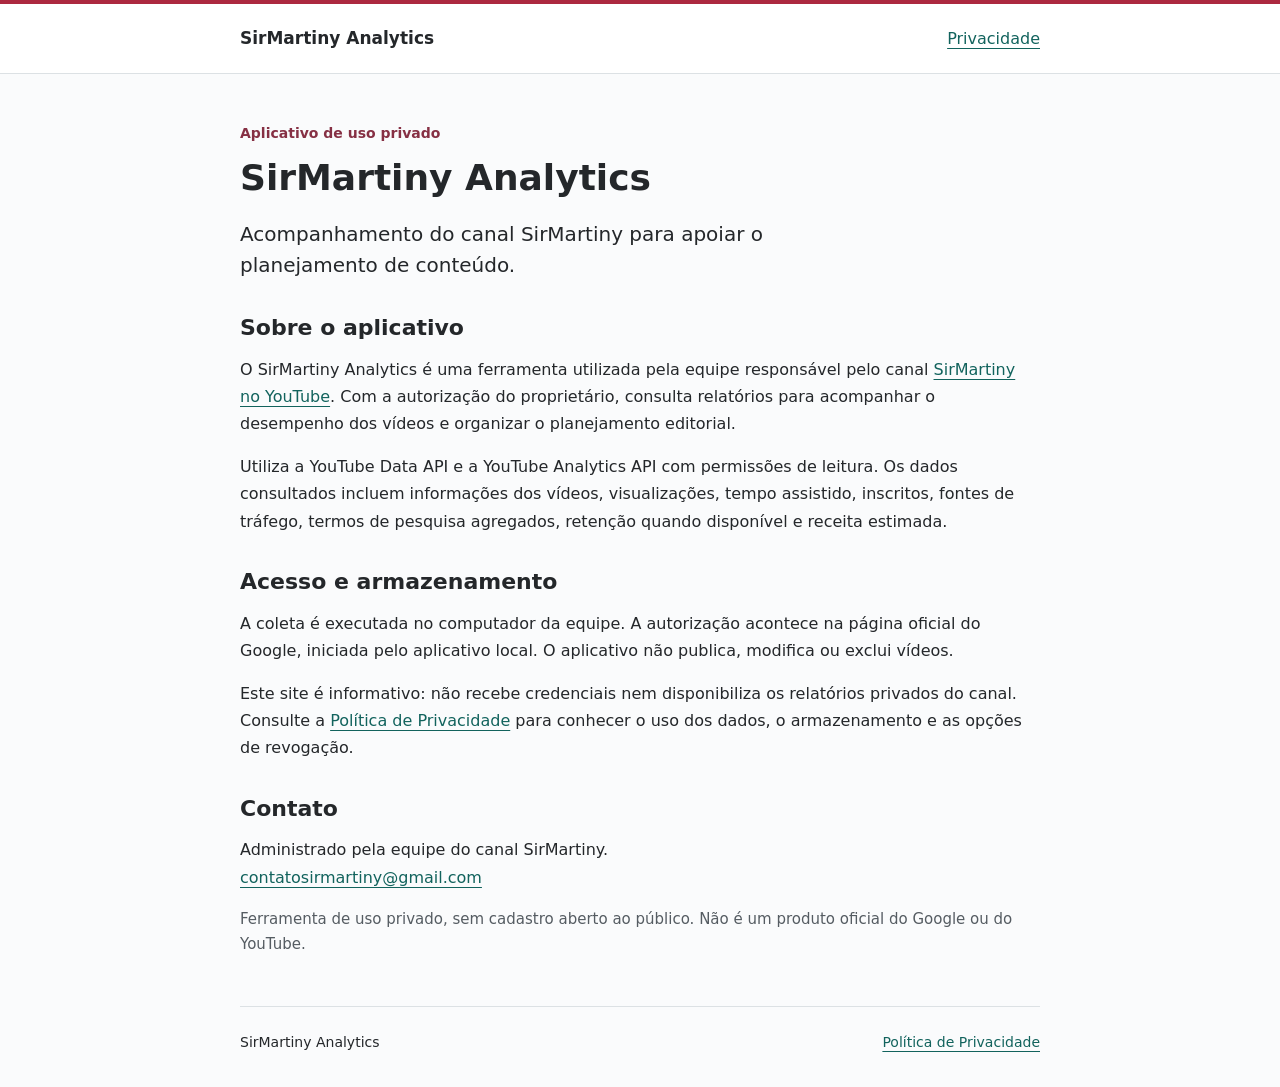
<file: index.html>
<!doctype html>
<html lang="pt-BR">
<head>
  <meta charset="utf-8">
  <meta name="viewport" content="width=device-width, initial-scale=1">
  <meta name="description" content="Informações sobre o SirMartiny Analytics, aplicativo privado de acompanhamento do canal SirMartiny.">
  <title>SirMartiny Analytics</title>
  <link rel="stylesheet" href="style.css">
</head>
<body>
  <header><nav aria-label="Navegação principal"><a class="brand" href="index.html">SirMartiny Analytics</a><a href="privacidade.html">Privacidade</a></nav></header>
  <main id="conteudo">
    <p class="label">Aplicativo de uso privado</p>
    <h1>SirMartiny Analytics</h1>
    <p class="lead">Acompanhamento do canal SirMartiny para apoiar o planejamento de conteúdo.</p>
    <section aria-labelledby="sobre">
      <h2 id="sobre">Sobre o aplicativo</h2>
      <p>O SirMartiny Analytics é uma ferramenta utilizada pela equipe responsável pelo canal <a href="https://www.youtube.com/@SirMartiny">SirMartiny no YouTube</a>. Com a autorização do proprietário, consulta relatórios para acompanhar o desempenho dos vídeos e organizar o planejamento editorial.</p>
      <p>Utiliza a YouTube Data API e a YouTube Analytics API com permissões de leitura. Os dados consultados incluem informações dos vídeos, visualizações, tempo assistido, inscritos, fontes de tráfego, termos de pesquisa agregados, retenção quando disponível e receita estimada.</p>
    </section>
    <section aria-labelledby="acesso">
      <h2 id="acesso">Acesso e armazenamento</h2>
      <p>A coleta é executada no computador da equipe. A autorização acontece na página oficial do Google, iniciada pelo aplicativo local. O aplicativo não publica, modifica ou exclui vídeos.</p>
      <p>Este site é informativo: não recebe credenciais nem disponibiliza os relatórios privados do canal. Consulte a <a href="privacidade.html">Política de Privacidade</a> para conhecer o uso dos dados, o armazenamento e as opções de revogação.</p>
    </section>
    <section aria-labelledby="contato">
      <h2 id="contato">Contato</h2>
      <p>Administrado pela equipe do canal SirMartiny.<br><a href="mailto:contatosirmartiny@gmail.com">contatosirmartiny@gmail.com</a></p>
      <p class="muted">Ferramenta de uso privado, sem cadastro aberto ao público. Não é um produto oficial do Google ou do YouTube.</p>
    </section>
  </main>
  <footer><span>SirMartiny Analytics</span><a href="privacidade.html">Política de Privacidade</a></footer>
</body>
</html>
</file>
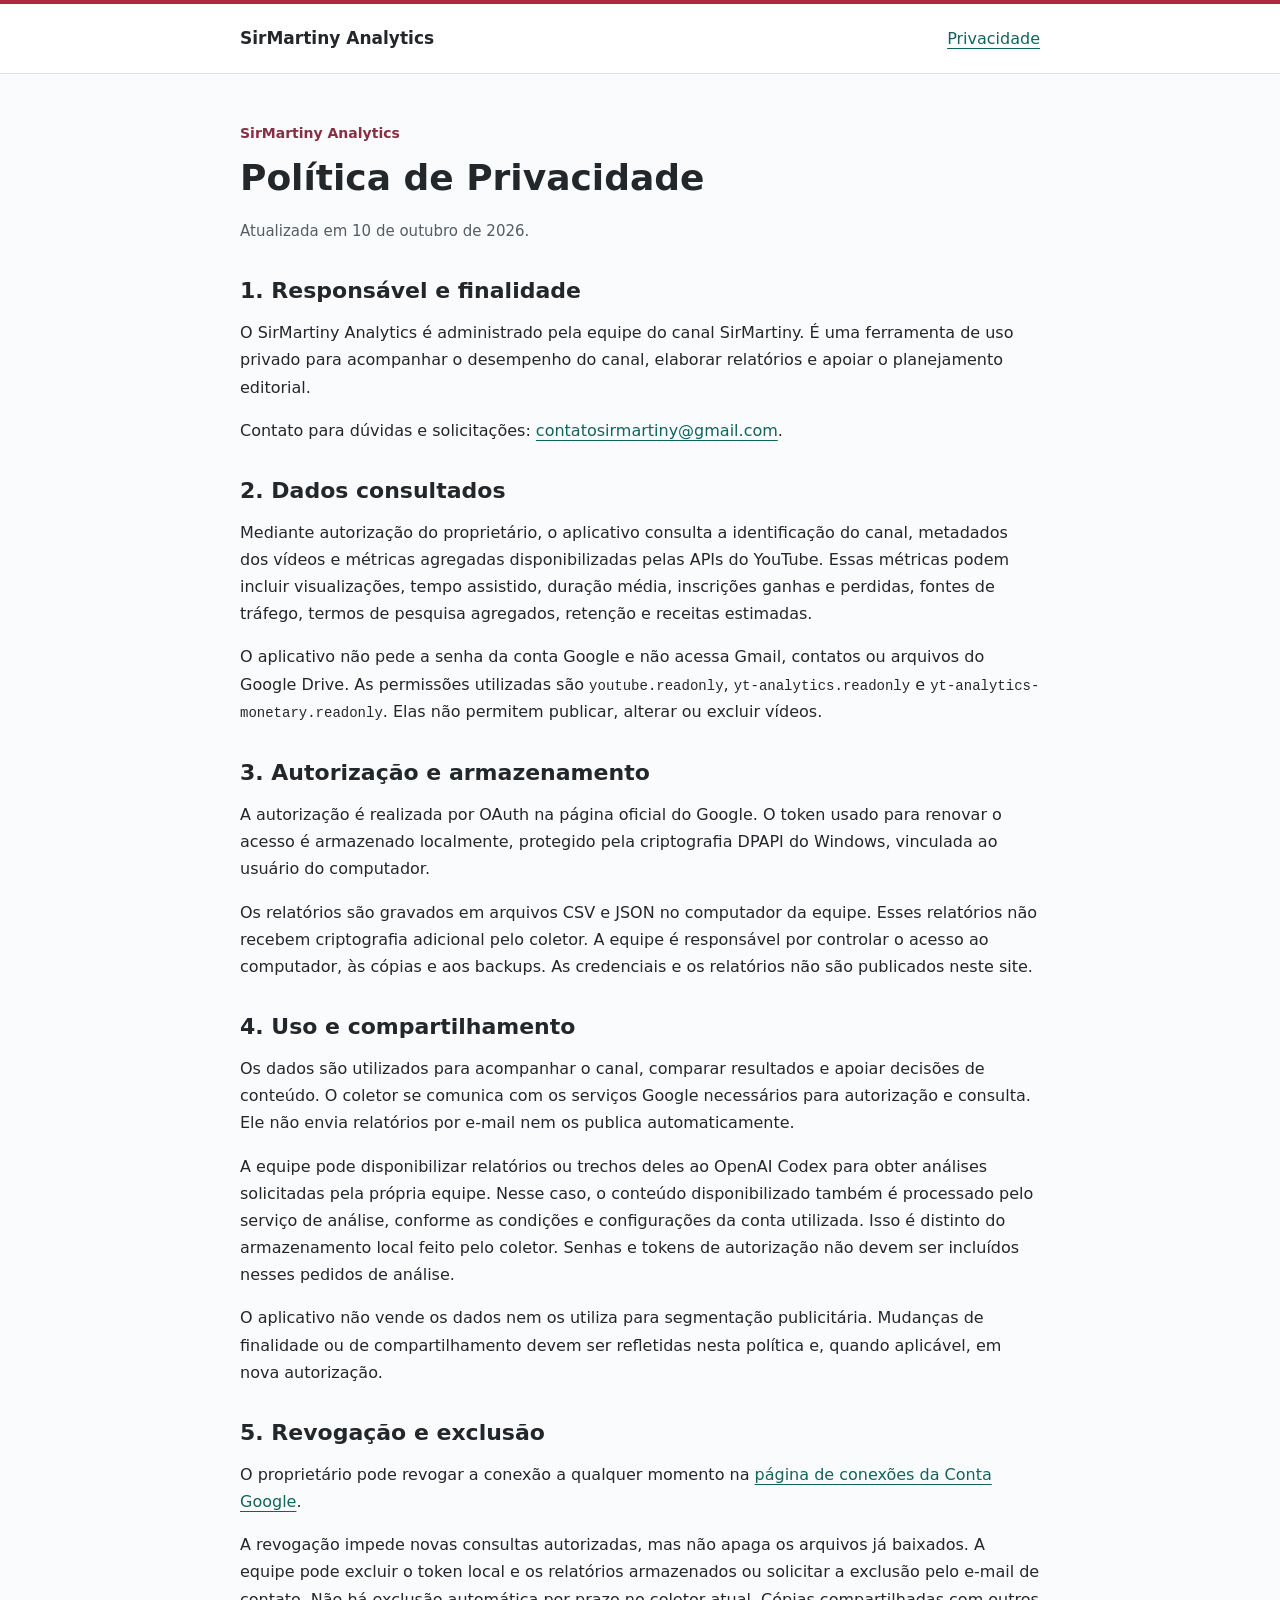
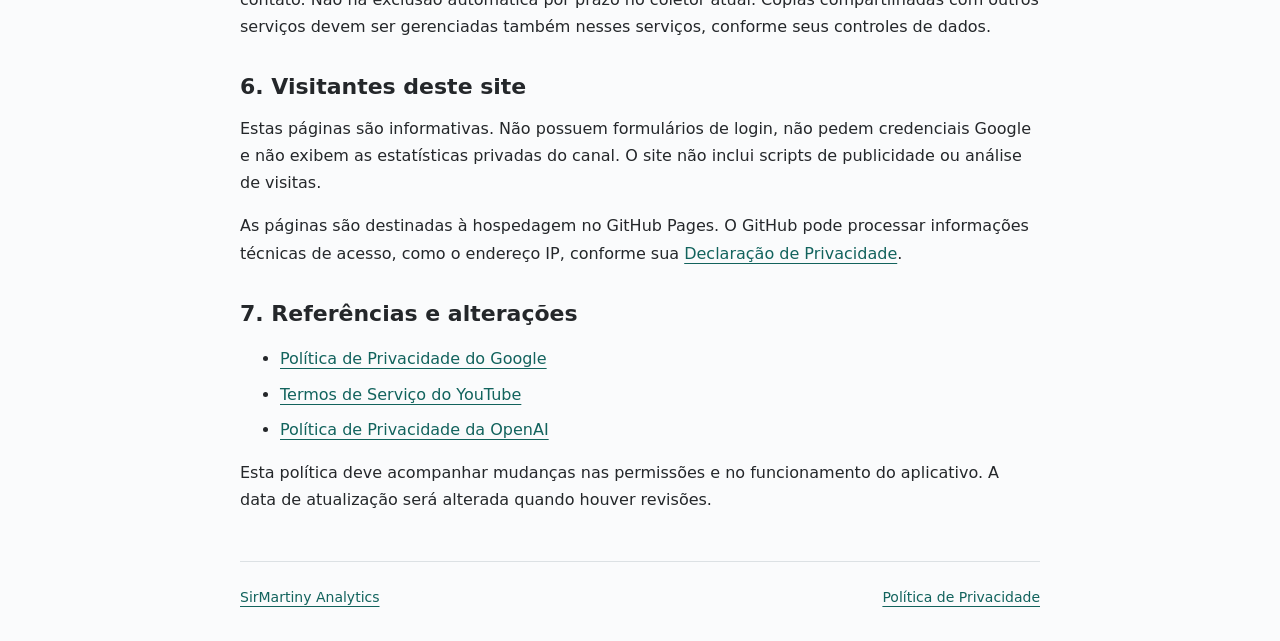
<file: privacidade.html>
<!doctype html>
<html lang="pt-BR">
<head>
  <meta charset="utf-8">
  <meta name="viewport" content="width=device-width, initial-scale=1">
  <meta name="description" content="Como o SirMartiny Analytics consulta, armazena e utiliza dados autorizados do YouTube.">
  <title>Política de Privacidade | SirMartiny Analytics</title>
  <link rel="stylesheet" href="style.css">
</head>
<body>
  <header><nav aria-label="Navegação principal"><a class="brand" href="index.html">SirMartiny Analytics</a><a href="privacidade.html" aria-current="page">Privacidade</a></nav></header>
  <main id="conteudo">
    <p class="label">SirMartiny Analytics</p>
    <h1>Política de Privacidade</h1>
    <p class="muted">Atualizada em 10 de outubro de 2026.</p>
    <section aria-labelledby="responsavel">
      <h2 id="responsavel">1. Responsável e finalidade</h2>
      <p>O SirMartiny Analytics é administrado pela equipe do canal SirMartiny. É uma ferramenta de uso privado para acompanhar o desempenho do canal, elaborar relatórios e apoiar o planejamento editorial.</p>
      <p>Contato para dúvidas e solicitações: <a href="mailto:contatosirmartiny@gmail.com">contatosirmartiny@gmail.com</a>.</p>
    </section>
    <section aria-labelledby="dados">
      <h2 id="dados">2. Dados consultados</h2>
      <p>Mediante autorização do proprietário, o aplicativo consulta a identificação do canal, metadados dos vídeos e métricas agregadas disponibilizadas pelas APIs do YouTube. Essas métricas podem incluir visualizações, tempo assistido, duração média, inscrições ganhas e perdidas, fontes de tráfego, termos de pesquisa agregados, retenção e receitas estimadas.</p>
      <p>O aplicativo não pede a senha da conta Google e não acessa Gmail, contatos ou arquivos do Google Drive. As permissões utilizadas são <code>youtube.readonly</code>, <code>yt-analytics.readonly</code> e <code>yt-analytics-monetary.readonly</code>. Elas não permitem publicar, alterar ou excluir vídeos.</p>
    </section>
    <section aria-labelledby="armazenamento">
      <h2 id="armazenamento">3. Autorização e armazenamento</h2>
      <p>A autorização é realizada por OAuth na página oficial do Google. O token usado para renovar o acesso é armazenado localmente, protegido pela criptografia DPAPI do Windows, vinculada ao usuário do computador.</p>
      <p>Os relatórios são gravados em arquivos CSV e JSON no computador da equipe. Esses relatórios não recebem criptografia adicional pelo coletor. A equipe é responsável por controlar o acesso ao computador, às cópias e aos backups. As credenciais e os relatórios não são publicados neste site.</p>
    </section>
    <section aria-labelledby="uso">
      <h2 id="uso">4. Uso e compartilhamento</h2>
      <p>Os dados são utilizados para acompanhar o canal, comparar resultados e apoiar decisões de conteúdo. O coletor se comunica com os serviços Google necessários para autorização e consulta. Ele não envia relatórios por e-mail nem os publica automaticamente.</p>
      <p>A equipe pode disponibilizar relatórios ou trechos deles ao OpenAI Codex para obter análises solicitadas pela própria equipe. Nesse caso, o conteúdo disponibilizado também é processado pelo serviço de análise, conforme as condições e configurações da conta utilizada. Isso é distinto do armazenamento local feito pelo coletor. Senhas e tokens de autorização não devem ser incluídos nesses pedidos de análise.</p>
      <p>O aplicativo não vende os dados nem os utiliza para segmentação publicitária. Mudanças de finalidade ou de compartilhamento devem ser refletidas nesta política e, quando aplicável, em nova autorização.</p>
    </section>
    <section aria-labelledby="exclusao">
      <h2 id="exclusao">5. Revogação e exclusão</h2>
      <p>O proprietário pode revogar a conexão a qualquer momento na <a href="https://myaccount.google.com/connections">página de conexões da Conta Google</a>.</p>
      <p>A revogação impede novas consultas autorizadas, mas não apaga os arquivos já baixados. A equipe pode excluir o token local e os relatórios armazenados ou solicitar a exclusão pelo e-mail de contato. Não há exclusão automática por prazo no coletor atual. Cópias compartilhadas com outros serviços devem ser gerenciadas também nesses serviços, conforme seus controles de dados.</p>
    </section>
    <section aria-labelledby="visitantes">
      <h2 id="visitantes">6. Visitantes deste site</h2>
      <p>Estas páginas são informativas. Não possuem formulários de login, não pedem credenciais Google e não exibem as estatísticas privadas do canal. O site não inclui scripts de publicidade ou análise de visitas.</p>
      <p>As páginas são destinadas à hospedagem no GitHub Pages. O GitHub pode processar informações técnicas de acesso, como o endereço IP, conforme sua <a href="https://docs.github.com/en/site-policy/privacy-policies/github-general-privacy-statement">Declaração de Privacidade</a>.</p>
    </section>
    <section aria-labelledby="referencias">
      <h2 id="referencias">7. Referências e alterações</h2>
      <ul>
        <li><a href="https://policies.google.com/privacy">Política de Privacidade do Google</a></li>
        <li><a href="https://www.youtube.com/t/terms">Termos de Serviço do YouTube</a></li>
        <li><a href="https://openai.com/policies/privacy-policy/">Política de Privacidade da OpenAI</a></li>
      </ul>
      <p>Esta política deve acompanhar mudanças nas permissões e no funcionamento do aplicativo. A data de atualização será alterada quando houver revisões.</p>
    </section>
  </main>
  <footer><a href="index.html">SirMartiny Analytics</a><a href="privacidade.html" aria-current="page">Política de Privacidade</a></footer>
</body>
</html>
</file>
<file: style.css>
:root { color-scheme: light; font-family: system-ui, -apple-system, "Segoe UI", sans-serif; color: #24272a; background: #fafbfc; line-height: 1.7; letter-spacing: 0; }
* { box-sizing: border-box; }
body { margin: 0; }
header { background: #fff; border-bottom: 1px solid #dce1e4; border-top: 4px solid #ac2940; }
nav, main, footer { width: min(100% - 40px, 800px); margin-inline: auto; }
nav { display: flex; flex-wrap: wrap; align-items: center; justify-content: space-between; gap: 12px 24px; padding-block: 20px; }
a { color: #12635d; text-underline-offset: 4px; overflow-wrap: anywhere; }
a:hover { color: #863044; }
a:focus-visible { outline: 3px solid #ac2940; outline-offset: 5px; }
.brand { color: #24272a; font-size: 17px; font-weight: 700; text-decoration: none; }
main { padding-block: 48px 32px; }
h1 { font-size: 36px; line-height: 1.2; font-weight: 750; margin: 10px 0 20px; overflow-wrap: anywhere; }
h2 { font-size: 22px; line-height: 1.4; margin: 0 0 12px; }
p { margin: 0 0 16px; }
.label { color: #863044; font-size: 14px; font-weight: 650; margin-bottom: 8px; }
.lead { font-size: 20px; line-height: 1.55; max-width: 620px; }
.muted { color: #555c62; font-size: 15px; }
section { margin-top: 32px; }
code { font-size: 14px; overflow-wrap: anywhere; }
li { margin-bottom: 8px; }
footer { display: flex; flex-wrap: wrap; gap: 12px 24px; justify-content: space-between; border-top: 1px solid #dce1e4; padding-block: 24px 32px; font-size: 14px; }
@media (max-width: 480px) { main { padding-top: 32px; } h1 { font-size: 30px; } h2 { font-size: 20px; } .lead { font-size: 18px; } }
</file>
